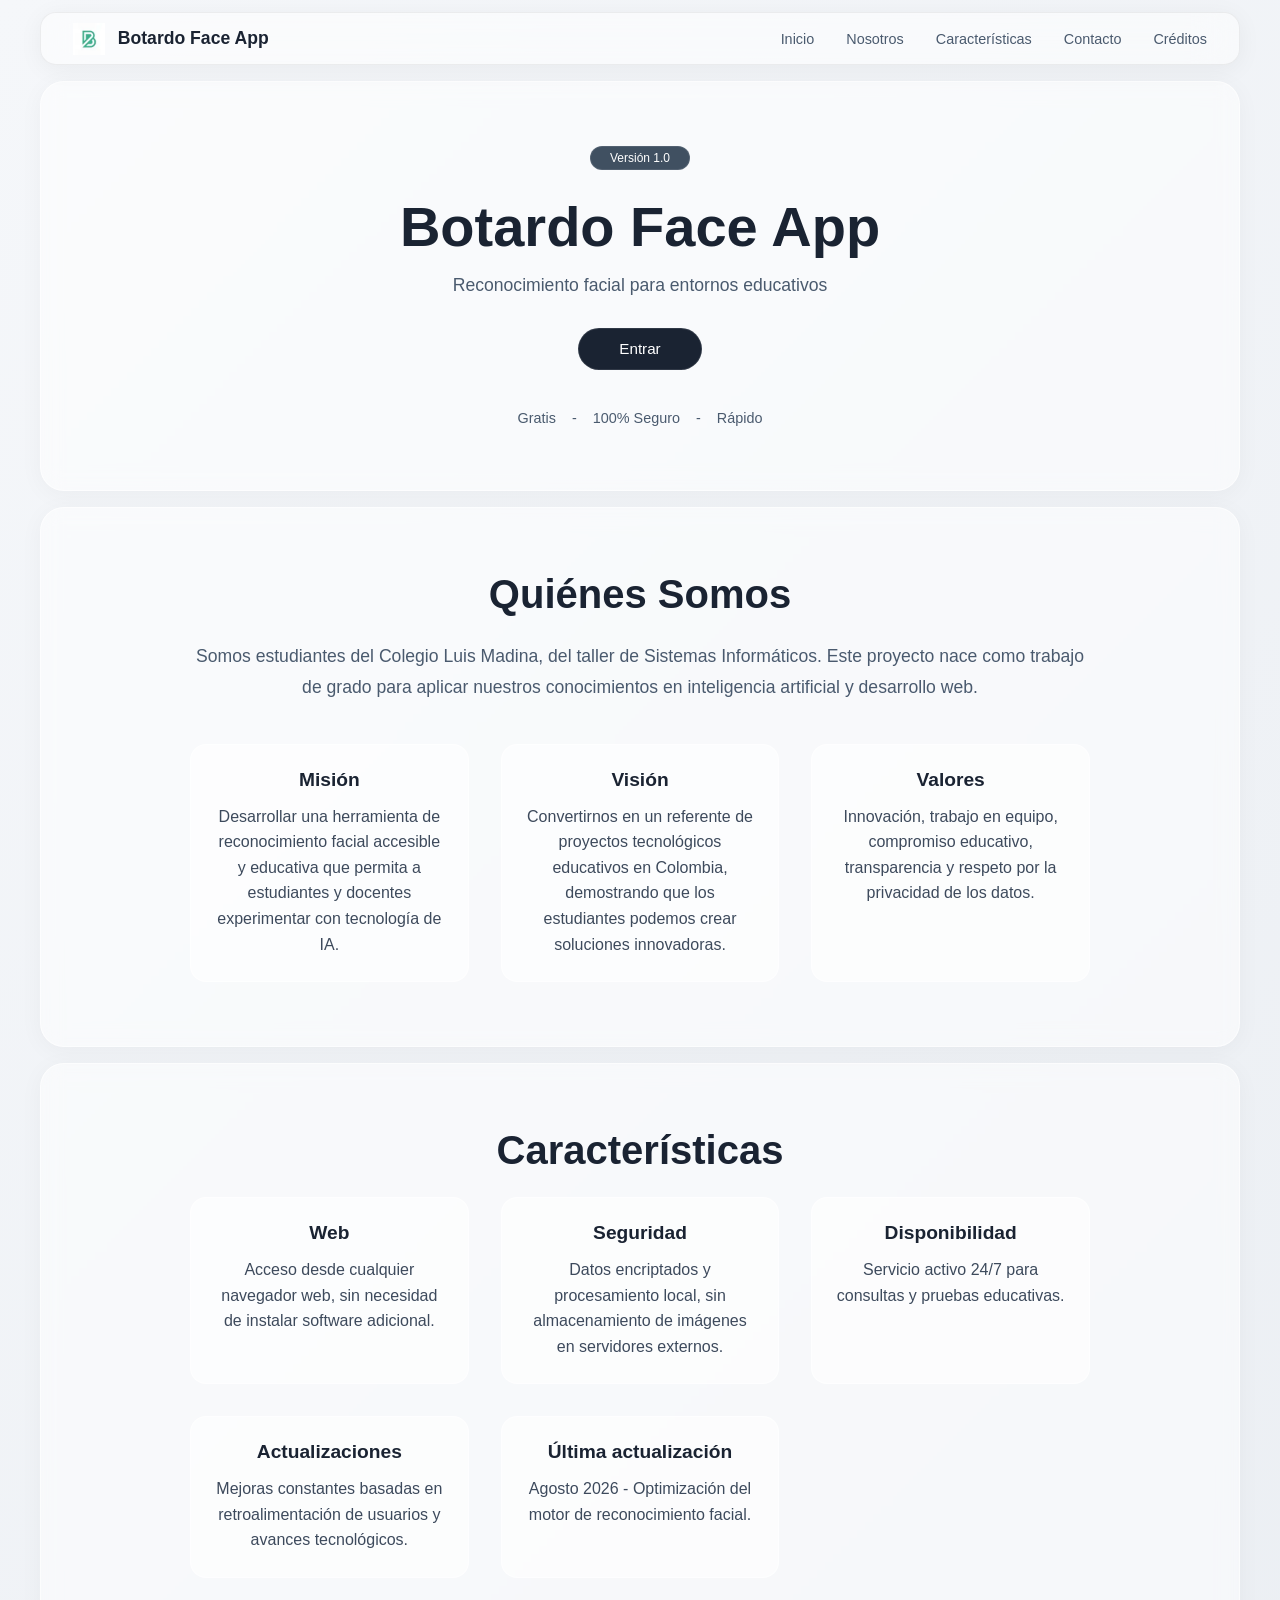
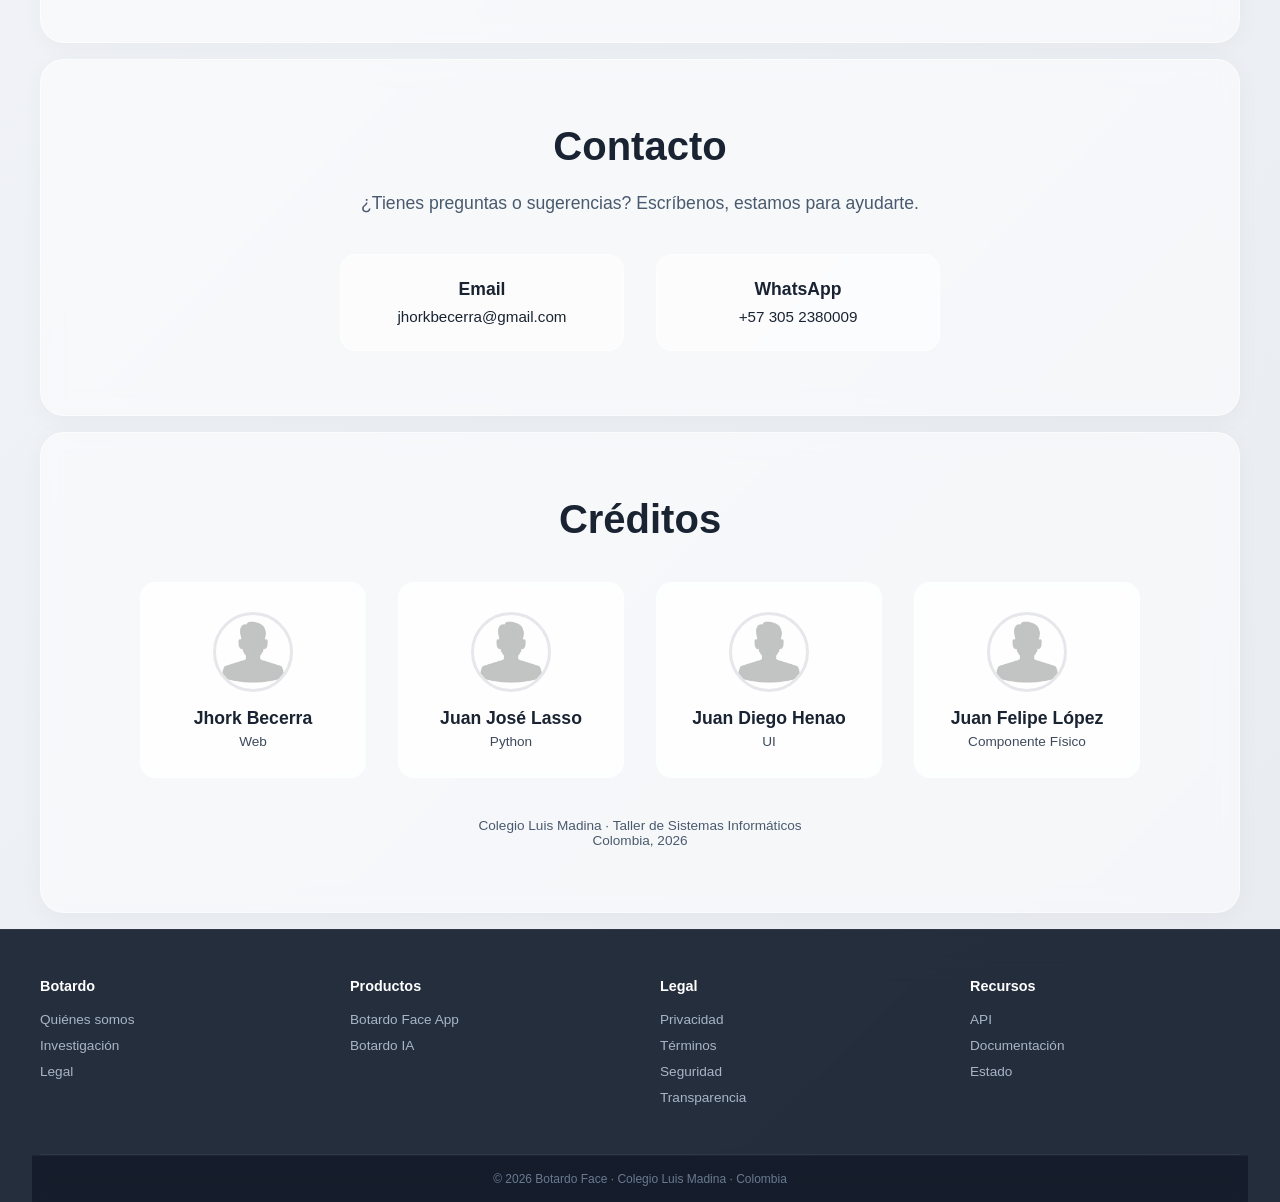
<file: index.html>
<!DOCTYPE html>
<html lang="es">
<head>
    <meta charset="UTF-8">
    <meta name="viewport" content="width=device-width, initial-scale=1.0">
    <title>Inicio</title>
    <link rel="stylesheet" href="css/style.css">
</head>
<body>
    <header class="header">
        <div class="header-content">
            <div class="logo">
                <img src="recourses/images/P/logo.webp" alt="Logo de Botardo Face App">
                <span>Botardo Face App</span>
            </div>
            <button class="menu-toggle" id="menuToggle">☰</button>
            <nav class="nav-menu" id="navMenu">
                <a href="#inicio">Inicio</a>
                <a href="#nosotros">Nosotros</a>
                <a href="#caracteristicas">Características</a>
                <a href="#contacto">Contacto</a>
                <a href="#creditos">Créditos</a>
            </nav>
        </div>
    </header>

    <main>
        <section id="inicio" class="hero-section">
            <div class="hero-content">
                <div class="badge">Versión 1.0</div>
                <h1>Botardo Face App</h1>
                <p class="subtitle">Reconocimiento facial para entornos educativos</p>
                <a href="html/login.html" class="btn primary">Entrar</a>
                <div class="hero-features">
                    <span>Gratis</span>
                    <span>-</span>
                    <span>100% Seguro</span>
                    <span>-</span>
                    <span>Rápido</span>
                </div>
            </div>
        </section>

        <section id="nosotros" class="about-section">
            <div class="about-content">
                <h2>Quiénes Somos</h2>
                <p>Somos estudiantes del Colegio Luis Madina, del taller de Sistemas Informáticos. Este proyecto nace como trabajo de grado para aplicar nuestros conocimientos en inteligencia artificial y desarrollo web.</p>
                <div class="about-grid">
                    <div class="about-item">
                        <h3>Misión</h3>
                        <p>Desarrollar una herramienta de reconocimiento facial accesible y educativa que permita a estudiantes y docentes experimentar con tecnología de IA.</p>
                    </div>
                    <div class="about-item">
                        <h3>Visión</h3>
                        <p>Convertirnos en un referente de proyectos tecnológicos educativos en Colombia, demostrando que los estudiantes podemos crear soluciones innovadoras.</p>
                    </div>
                    <div class="about-item">
                        <h3>Valores</h3>
                        <p>Innovación, trabajo en equipo, compromiso educativo, transparencia y respeto por la privacidad de los datos.</p>
                    </div>
                </div>
            </div>
        </section>

        <section id="caracteristicas" class="about-section">
            <div class="about-content">
                <h2>Características</h2>
                <div class="about-grid">
                    <div class="feature-item">
                        <h3>Web</h3>
                        <p>Acceso desde cualquier navegador web, sin necesidad de instalar software adicional.</p>
                    </div>
                    <div class="feature-item">
                        <h3>Seguridad</h3>
                        <p>Datos encriptados y procesamiento local, sin almacenamiento de imágenes en servidores externos.</p>
                    </div>
                    <div class="feature-item">
                        <h3>Disponibilidad</h3>
                        <p>Servicio activo 24/7 para consultas y pruebas educativas.</p>
                    </div>
                    <div class="feature-item">
                        <h3>Actualizaciones</h3>
                        <p>Mejoras constantes basadas en retroalimentación de usuarios y avances tecnológicos.</p>
                    </div>
                    <div class="feature-item">
                        <h3>Última actualización</h3>
                        <p>Agosto 2026 - Optimización del motor de reconocimiento facial.</p>
                    </div>
                </div>
            </div>
        </section>

        <section id="contacto" class="contact-section">
            <div class="contact-content">
                <h2>Contacto</h2>
                <p>¿Tienes preguntas o sugerencias? Escríbenos, estamos para ayudarte.</p>
                <div class="contact-grid">
                    <div class="contact-item">
                        <h3>Email</h3>
                        <a href="mailto:jhorkbecerra@gmail.com" class="contact-link">jhorkbecerra@gmail.com</a>
                    </div>
                    <div class="contact-item">
                        <h3>WhatsApp</h3>
                        <a href="https://wa.me/573052380009" target="_blank" class="contact-link">+57 305 2380009</a>
                    </div>
                </div>
            </div>
        </section>

        <section id="creditos" class="credits-section">
            <div class="credits-content">
                <h2>Créditos</h2>
                <div class="credits-grid">
                    <div class="credit-item">
                        <div class="credit-image">
                            <img src="recourses/images/S/notfound.webp" alt="Foto de Jhork Becerra - Desarrollador Web">
                        </div>
                        <h3>Jhork Becerra</h3>
                        <p>Web</p>
                    </div>
                    <div class="credit-item">
                        <div class="credit-image">
                            <img src="recourses/images/S/notfound.webp" alt="Foto de Juan José Lasso - Desarrollador Python">
                        </div>
                        <h3>Juan José Lasso</h3>
                        <p>Python</p>
                    </div>
                    <div class="credit-item">
                        <div class="credit-image">
                            <img src="recourses/images/S/notfound.webp" alt="Foto de Juan Diego Henao - Diseñador UI">
                        </div>
                        <h3>Juan Diego Henao</h3>
                        <p>UI</p>
                    </div>
                    <div class="credit-item">
                        <div class="credit-image">
                            <img src="recourses/images/S/notfound.webp" alt="Foto de Juan Felipe López - Componente Físico">
                        </div>
                        <h3>Juan Felipe López</h3>
                        <p>Componente Físico</p>
                    </div>
                </div>
                <div style="margin-top: 2.5rem; font-size: 0.85rem; color: #4a5a6e;">
                    <p>Colegio Luis Madina · Taller de Sistemas Informáticos</p>
                    <p>Colombia, 2026</p>
                </div>
            </div>
        </section>
    </main>

    <footer class="footer">
        <div class="footer-content">
            <div class="footer-section">
                <h4>Botardo</h4>
                <ul>
                    <li><a href="#nosotros">Quiénes somos</a></li>
                    <li><a href="#">Investigación</a></li>
                    <li><a href="#">Legal</a></li>
                </ul>
            </div>
            <div class="footer-section">
                <h4>Productos</h4>
                <ul>
                    <li><a href="#inicio">Botardo Face App</a></li>
                    <li><a target="_blank" href="https://botardoia.netlify.app/">Botardo IA</a></li>
                </ul>
            </div>
            <div class="footer-section">
                <h4>Legal</h4>
                <ul>
                    <li><a target="_blank" href="html/legal/privacidad.html">Privacidad</a></li>
                    <li><a target="_blank" href="html/legal/terminos.html">Términos</a></li>
                    <li><a target="_blank" href="html/legal/seguridad.html">Seguridad</a></li>
                    <li><a target="_blank" href="html/legal/transparencia.html">Transparencia</a></li>
                </ul>
            </div>
            <div class="footer-section">
                <h4>Recursos</h4>
                <ul>
                    <li><a href="#">API</a></li>
                    <li><a href="#">Documentación</a></li>
                    <li><a href="#">Estado</a></li>
                </ul>
            </div>
        </div>
        <div class="footer-bottom">
            <div class="footer-bottom-content">
                <div class="footer-info">
                    <span>© 2026 Botardo Face · Colegio Luis Madina · Colombia</span>
                </div>
            </div>
        </div>
    </footer>

    <script>
        const menuToggle = document.getElementById('menuToggle');
        const navMenu = document.getElementById('navMenu');

        menuToggle.addEventListener('click', () => {
            navMenu.classList.toggle('active');
        });

        // Cierra el menú al hacer clic en un enlace
        navMenu.querySelectorAll('a').forEach(link => {
            link.addEventListener('click', () => {
                navMenu.classList.remove('active');
            });
        });

        // Cierra el menú al hacer clic fuera de él
        document.addEventListener('click', (e) => {
            if (!menuToggle.contains(e.target) && !navMenu.contains(e.target)) {
                navMenu.classList.remove('active');
            }
        });
    </script>
</body>
</html>
</file>
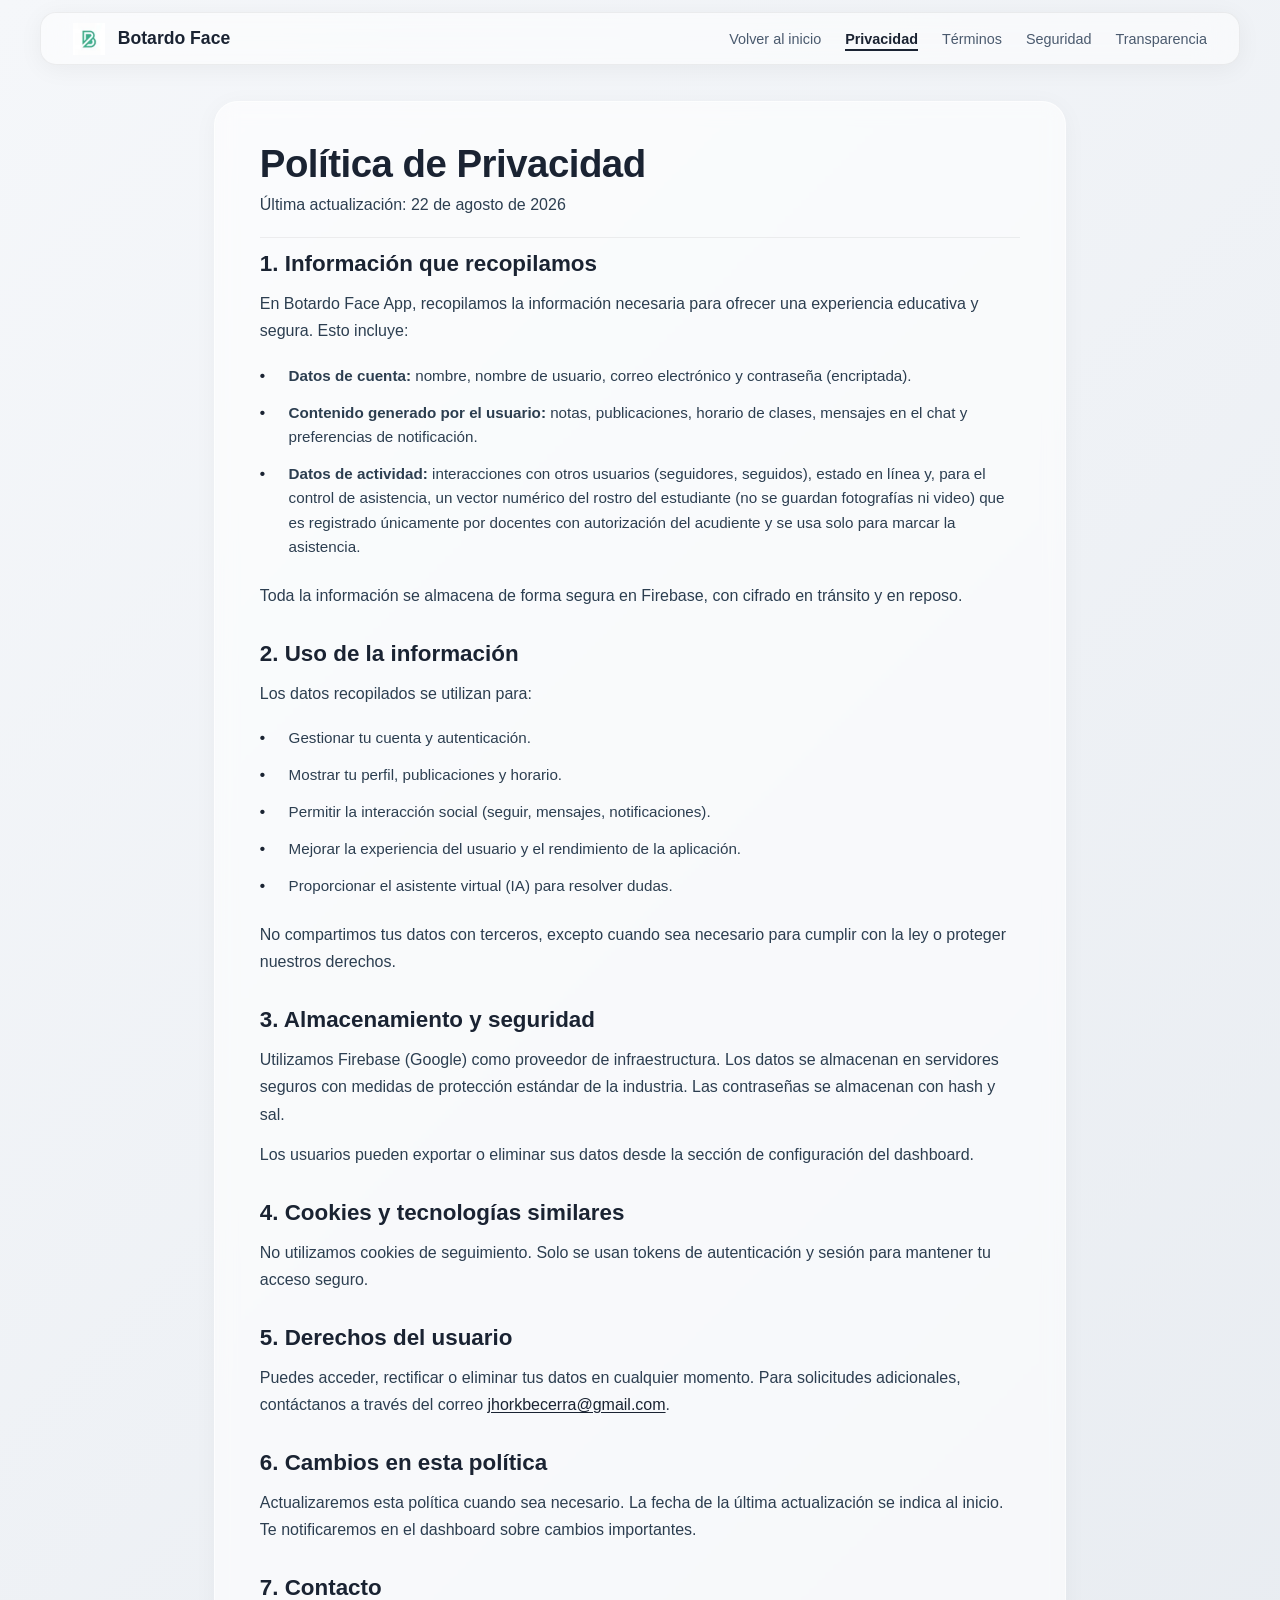
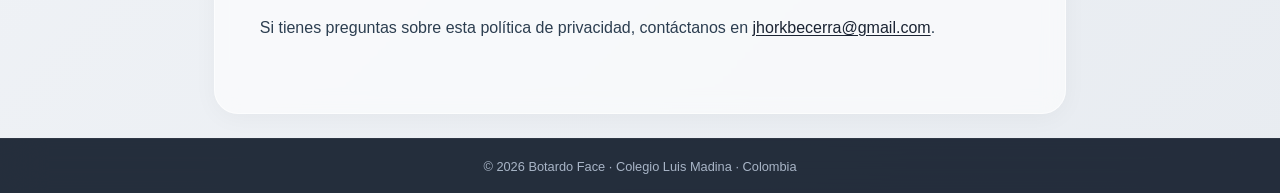
<file: html/legal/privacidad.html>
<!DOCTYPE html>
<html lang="es">
<head>
    <meta charset="UTF-8" />
    <meta name="viewport" content="width=device-width, initial-scale=1.0" />
    <title>Política de Privacidad · Botardo Face</title>
    <link rel="stylesheet" href="../../css/legal/general.css" />
</head>
<body>
    <header class="legal-header">
        <div class="legal-header-content">
            <a href="../../index.html" class="legal-logo">
                <img src="../../recourses/images/P/logo.webp" alt="Botardo Face" />
                <span>Botardo Face</span>
            </a>
            <nav class="legal-nav">
                <a href="../../index.html">Volver al inicio</a>
                <a href="privacidad.html" class="active">Privacidad</a>
                <a href="terminos.html">Términos</a>
                <a href="seguridad.html">Seguridad</a>
                <a href="transparencia.html">Transparencia</a>
            </nav>
        </div>
    </header>

    <main class="legal-main">
        <article class="legal-article">
            <h1>Política de Privacidad</h1>
            <p class="legal-updated">Última actualización: 22 de agosto de 2026</p>

            <section>
                <h2>1. Información que recopilamos</h2>
                <p>En Botardo Face App, recopilamos la información necesaria para ofrecer una experiencia educativa y segura. Esto incluye:</p>
                <ul>
                    <li><strong>Datos de cuenta:</strong> nombre, nombre de usuario, correo electrónico y contraseña (encriptada).</li>
                    <li><strong>Contenido generado por el usuario:</strong> notas, publicaciones, horario de clases, mensajes en el chat y preferencias de notificación.</li>
                    <li><strong>Datos de actividad:</strong> interacciones con otros usuarios (seguidores, seguidos), estado en línea y, para el control de asistencia, un vector numérico del rostro del estudiante (no se guardan fotografías ni video) que es registrado únicamente por docentes con autorización del acudiente y se usa solo para marcar la asistencia.</li>
                </ul>
                <p>Toda la información se almacena de forma segura en Firebase, con cifrado en tránsito y en reposo.</p>
            </section>

            <section>
                <h2>2. Uso de la información</h2>
                <p>Los datos recopilados se utilizan para:</p>
                <ul>
                    <li>Gestionar tu cuenta y autenticación.</li>
                    <li>Mostrar tu perfil, publicaciones y horario.</li>
                    <li>Permitir la interacción social (seguir, mensajes, notificaciones).</li>
                    <li>Mejorar la experiencia del usuario y el rendimiento de la aplicación.</li>
                    <li>Proporcionar el asistente virtual (IA) para resolver dudas.</li>
                </ul>
                <p>No compartimos tus datos con terceros, excepto cuando sea necesario para cumplir con la ley o proteger nuestros derechos.</p>
            </section>

            <section>
                <h2>3. Almacenamiento y seguridad</h2>
                <p>Utilizamos Firebase (Google) como proveedor de infraestructura. Los datos se almacenan en servidores seguros con medidas de protección estándar de la industria. Las contraseñas se almacenan con hash y sal.</p>
                <p>Los usuarios pueden exportar o eliminar sus datos desde la sección de configuración del dashboard.</p>
            </section>

            <section>
                <h2>4. Cookies y tecnologías similares</h2>
                <p>No utilizamos cookies de seguimiento. Solo se usan tokens de autenticación y sesión para mantener tu acceso seguro.</p>
            </section>

            <section>
                <h2>5. Derechos del usuario</h2>
                <p>Puedes acceder, rectificar o eliminar tus datos en cualquier momento. Para solicitudes adicionales, contáctanos a través del correo <a href="mailto:jhorkbecerra@gmail.com">jhorkbecerra@gmail.com</a>.</p>
            </section>

            <section>
                <h2>6. Cambios en esta política</h2>
                <p>Actualizaremos esta política cuando sea necesario. La fecha de la última actualización se indica al inicio. Te notificaremos en el dashboard sobre cambios importantes.</p>
            </section>

            <section>
                <h2>7. Contacto</h2>
                <p>Si tienes preguntas sobre esta política de privacidad, contáctanos en <a href="mailto:jhorkbecerra@gmail.com">jhorkbecerra@gmail.com</a>.</p>
            </section>
        </article>
    </main>

    <footer class="legal-footer">
        <p>&copy; 2026 Botardo Face · Colegio Luis Madina · Colombia</p>
    </footer>
</body>
</html>
</file>
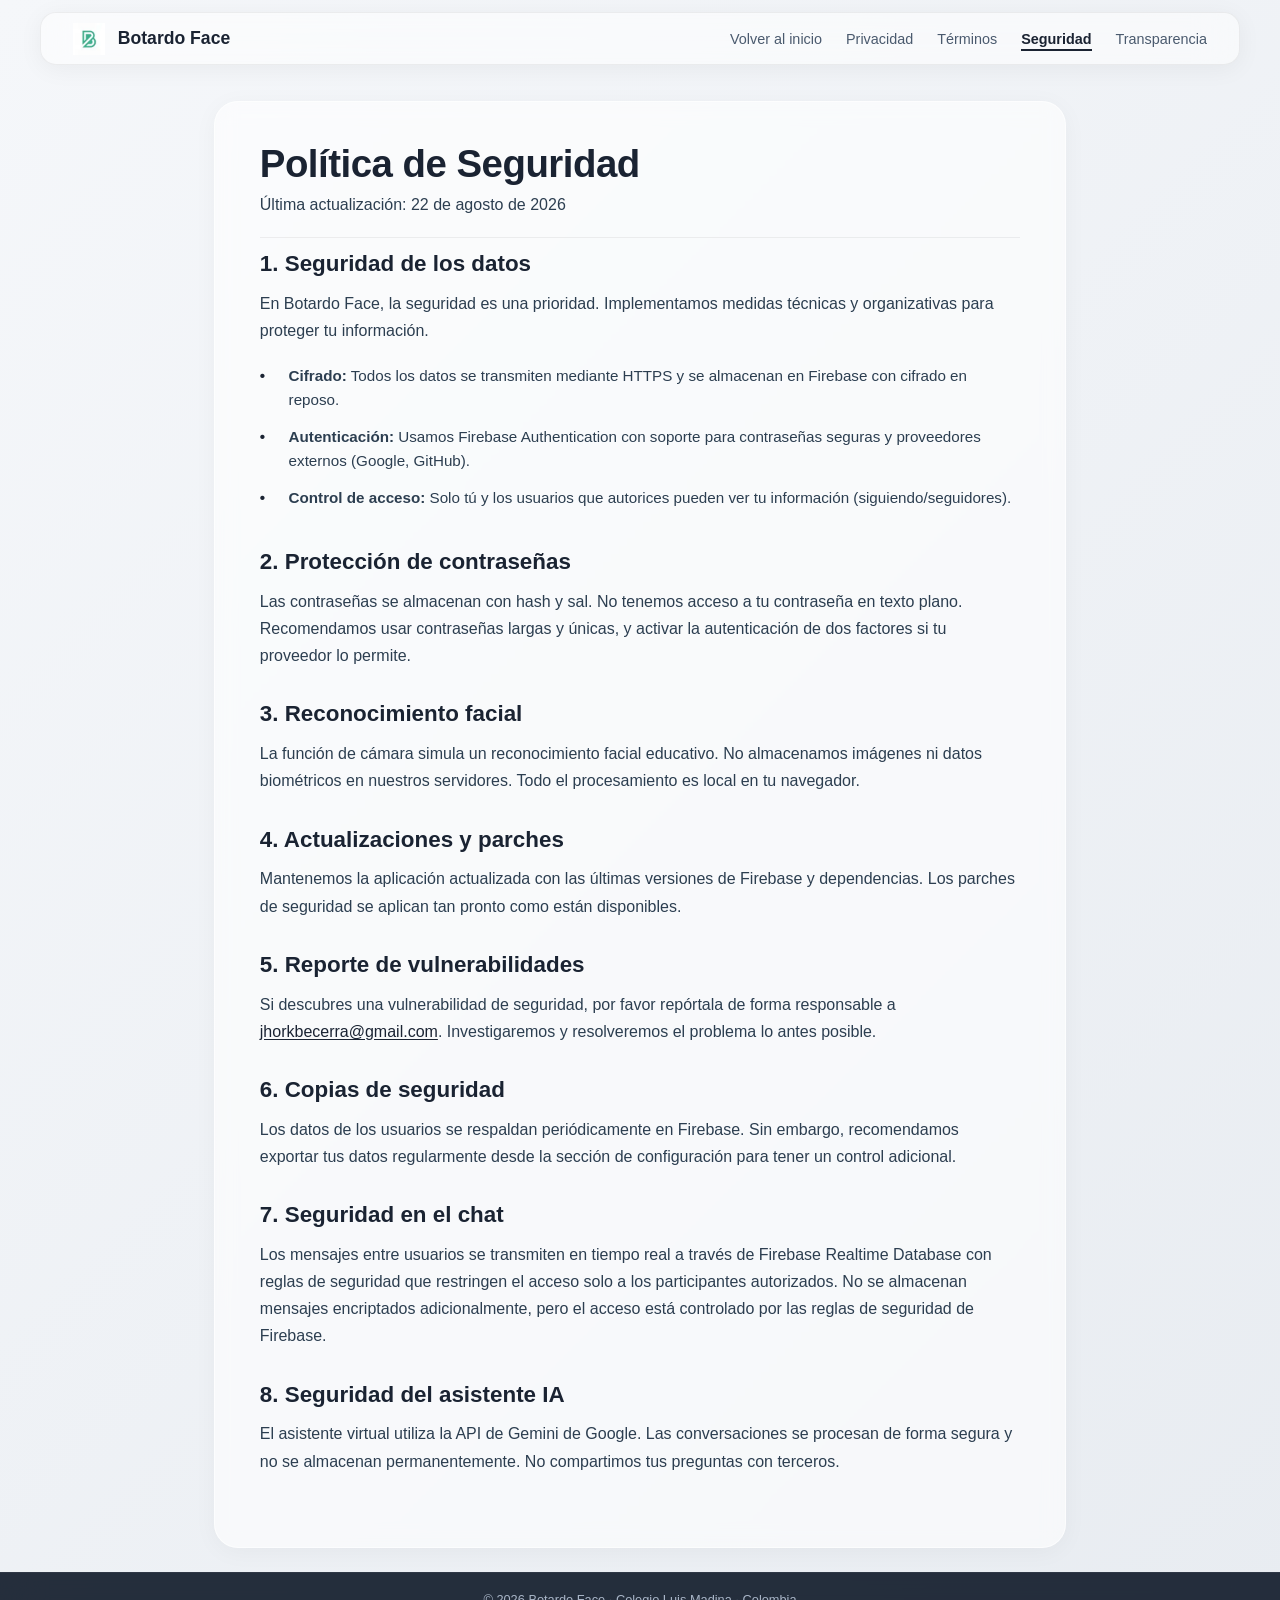
<file: html/legal/seguridad.html>
<!DOCTYPE html>
<html lang="es">
<head>
    <meta charset="UTF-8" />
    <meta name="viewport" content="width=device-width, initial-scale=1.0" />
    <title>Política de Seguridad · Botardo Face</title>
    <link rel="stylesheet" href="../../css/legal/general.css" />
</head>
<body>
    <header class="legal-header">
        <div class="legal-header-content">
            <a href="../../index.html" class="legal-logo">
                <img src="../../recourses/images/P/logo.webp" alt="Botardo Face" />
                <span>Botardo Face</span>
            </a>
            <nav class="legal-nav">
                <a href="../../index.html">Volver al inicio</a>
                <a href="privacidad.html">Privacidad</a>
                <a href="terminos.html">Términos</a>
                <a href="seguridad.html" class="active">Seguridad</a>
                <a href="transparencia.html">Transparencia</a>
            </nav>
        </div>
    </header>

    <main class="legal-main">
        <article class="legal-article">
            <h1>Política de Seguridad</h1>
            <p class="legal-updated">Última actualización: 22 de agosto de 2026</p>

            <section>
                <h2>1. Seguridad de los datos</h2>
                <p>En Botardo Face, la seguridad es una prioridad. Implementamos medidas técnicas y organizativas para proteger tu información.</p>
                <ul>
                    <li><strong>Cifrado:</strong> Todos los datos se transmiten mediante HTTPS y se almacenan en Firebase con cifrado en reposo.</li>
                    <li><strong>Autenticación:</strong> Usamos Firebase Authentication con soporte para contraseñas seguras y proveedores externos (Google, GitHub).</li>
                    <li><strong>Control de acceso:</strong> Solo tú y los usuarios que autorices pueden ver tu información (siguiendo/seguidores).</li>
                </ul>
            </section>

            <section>
                <h2>2. Protección de contraseñas</h2>
                <p>Las contraseñas se almacenan con hash y sal. No tenemos acceso a tu contraseña en texto plano. Recomendamos usar contraseñas largas y únicas, y activar la autenticación de dos factores si tu proveedor lo permite.</p>
            </section>

            <section>
                <h2>3. Reconocimiento facial</h2>
                <p>La función de cámara simula un reconocimiento facial educativo. No almacenamos imágenes ni datos biométricos en nuestros servidores. Todo el procesamiento es local en tu navegador.</p>
            </section>

            <section>
                <h2>4. Actualizaciones y parches</h2>
                <p>Mantenemos la aplicación actualizada con las últimas versiones de Firebase y dependencias. Los parches de seguridad se aplican tan pronto como están disponibles.</p>
            </section>

            <section>
                <h2>5. Reporte de vulnerabilidades</h2>
                <p>Si descubres una vulnerabilidad de seguridad, por favor repórtala de forma responsable a <a href="mailto:jhorkbecerra@gmail.com">jhorkbecerra@gmail.com</a>. Investigaremos y resolveremos el problema lo antes posible.</p>
            </section>

            <section>
                <h2>6. Copias de seguridad</h2>
                <p>Los datos de los usuarios se respaldan periódicamente en Firebase. Sin embargo, recomendamos exportar tus datos regularmente desde la sección de configuración para tener un control adicional.</p>
            </section>

            <section>
                <h2>7. Seguridad en el chat</h2>
                <p>Los mensajes entre usuarios se transmiten en tiempo real a través de Firebase Realtime Database con reglas de seguridad que restringen el acceso solo a los participantes autorizados. No se almacenan mensajes encriptados adicionalmente, pero el acceso está controlado por las reglas de seguridad de Firebase.</p>
            </section>

            <section>
                <h2>8. Seguridad del asistente IA</h2>
                <p>El asistente virtual utiliza la API de Gemini de Google. Las conversaciones se procesan de forma segura y no se almacenan permanentemente. No compartimos tus preguntas con terceros.</p>
            </section>
        </article>
    </main>

    <footer class="legal-footer">
        <p>&copy; 2026 Botardo Face · Colegio Luis Madina · Colombia</p>
    </footer>
</body>
</html>
</file>
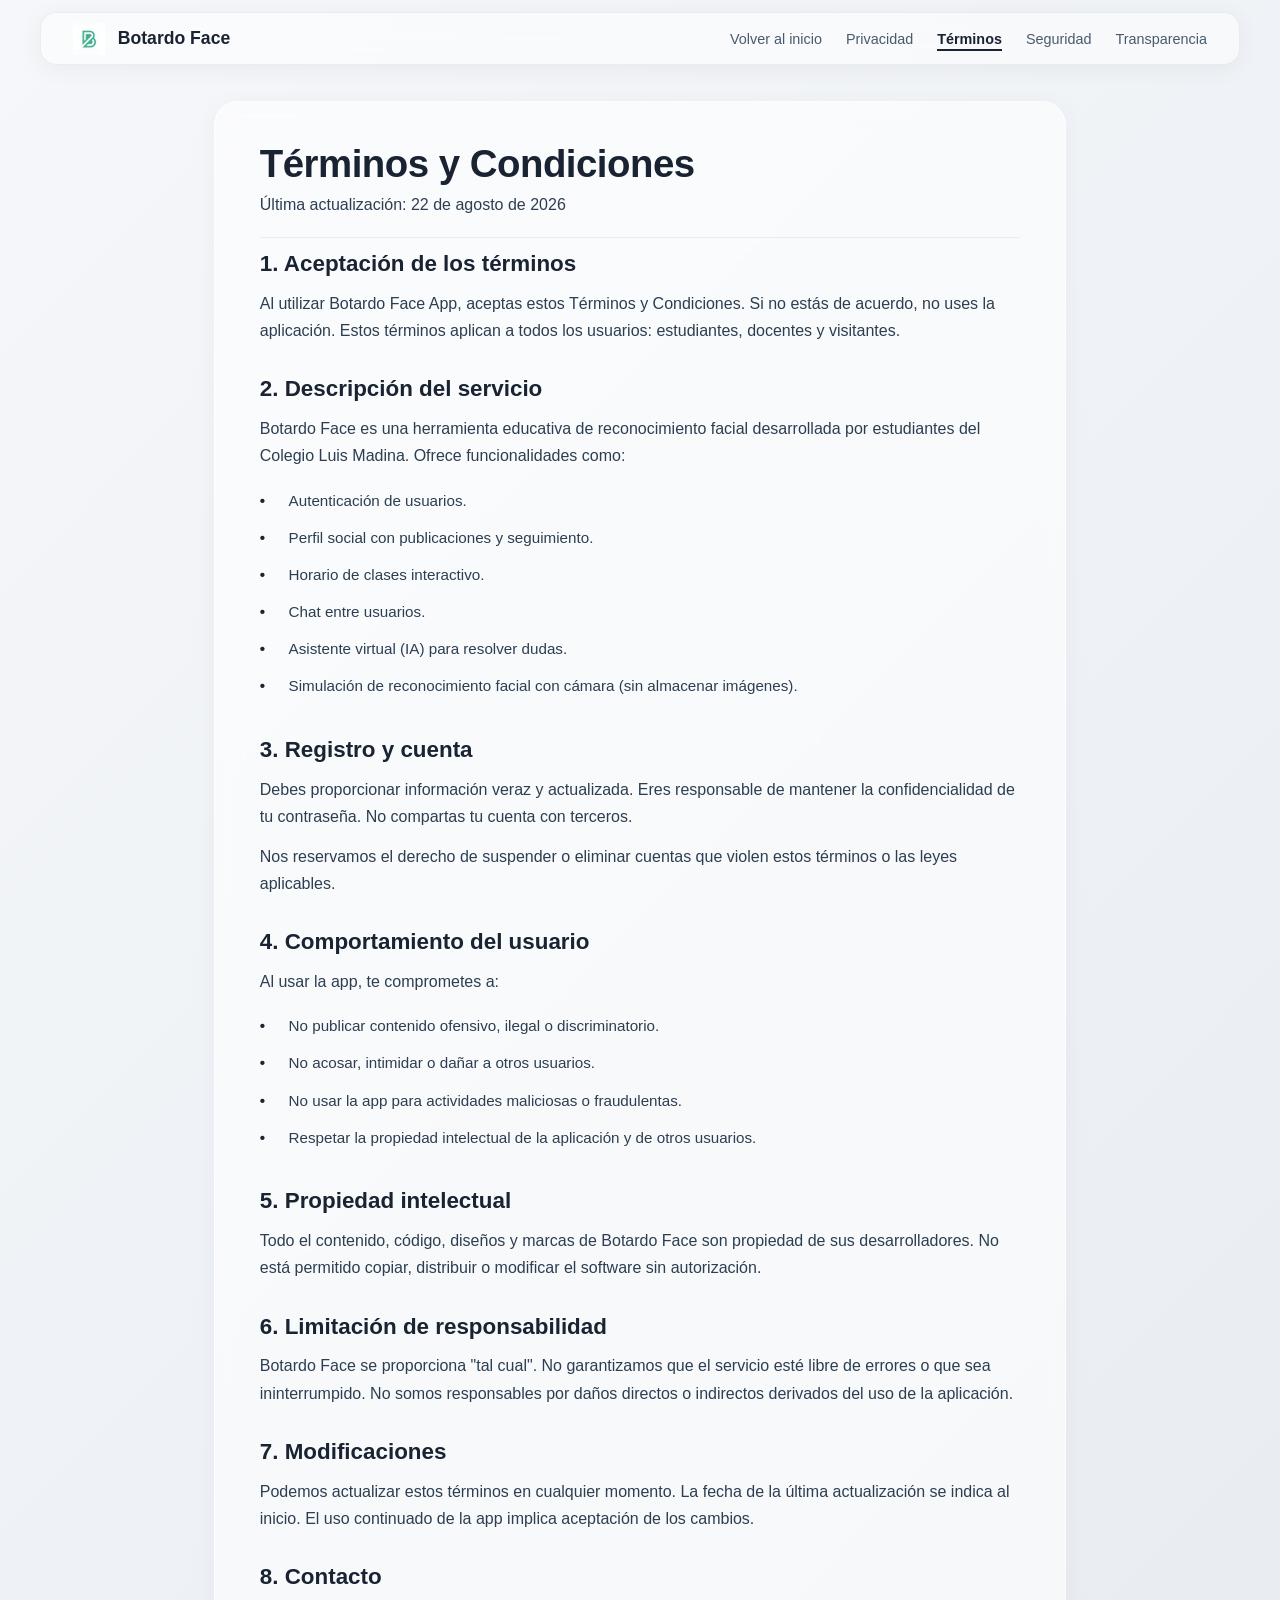
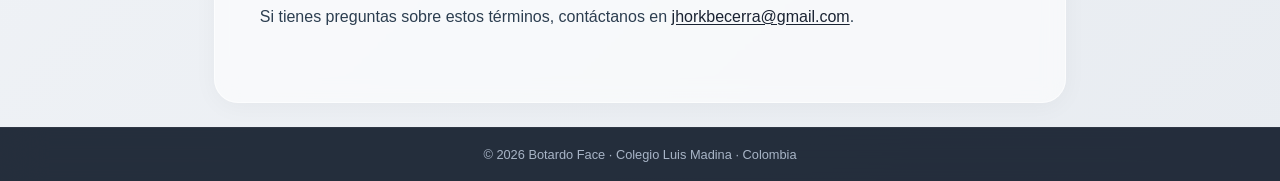
<file: html/legal/terminos.html>
<!DOCTYPE html>
<html lang="es">
<head>
    <meta charset="UTF-8" />
    <meta name="viewport" content="width=device-width, initial-scale=1.0" />
    <title>Términos y Condiciones · Botardo Face</title>
    <link rel="stylesheet" href="../../css/legal/general.css" />
</head>
<body>
    <header class="legal-header">
        <div class="legal-header-content">
            <a href="../../index.html" class="legal-logo">
                <img src="../../recourses/images/P/logo.webp" alt="Botardo Face" />
                <span>Botardo Face</span>
            </a>
            <nav class="legal-nav">
                <a href="../../index.html">Volver al inicio</a>
                <a href="privacidad.html">Privacidad</a>
                <a href="terminos.html" class="active">Términos</a>
                <a href="seguridad.html">Seguridad</a>
                <a href="transparencia.html">Transparencia</a>
            </nav>
        </div>
    </header>

    <main class="legal-main">
        <article class="legal-article">
            <h1>Términos y Condiciones</h1>
            <p class="legal-updated">Última actualización: 22 de agosto de 2026</p>

            <section>
                <h2>1. Aceptación de los términos</h2>
                <p>Al utilizar Botardo Face App, aceptas estos Términos y Condiciones. Si no estás de acuerdo, no uses la aplicación. Estos términos aplican a todos los usuarios: estudiantes, docentes y visitantes.</p>
            </section>

            <section>
                <h2>2. Descripción del servicio</h2>
                <p>Botardo Face es una herramienta educativa de reconocimiento facial desarrollada por estudiantes del Colegio Luis Madina. Ofrece funcionalidades como:</p>
                <ul>
                    <li>Autenticación de usuarios.</li>
                    <li>Perfil social con publicaciones y seguimiento.</li>
                    <li>Horario de clases interactivo.</li>
                    <li>Chat entre usuarios.</li>
                    <li>Asistente virtual (IA) para resolver dudas.</li>
                    <li>Simulación de reconocimiento facial con cámara (sin almacenar imágenes).</li>
                </ul>
            </section>

            <section>
                <h2>3. Registro y cuenta</h2>
                <p>Debes proporcionar información veraz y actualizada. Eres responsable de mantener la confidencialidad de tu contraseña. No compartas tu cuenta con terceros.</p>
                <p>Nos reservamos el derecho de suspender o eliminar cuentas que violen estos términos o las leyes aplicables.</p>
            </section>

            <section>
                <h2>4. Comportamiento del usuario</h2>
                <p>Al usar la app, te comprometes a:</p>
                <ul>
                    <li>No publicar contenido ofensivo, ilegal o discriminatorio.</li>
                    <li>No acosar, intimidar o dañar a otros usuarios.</li>
                    <li>No usar la app para actividades maliciosas o fraudulentas.</li>
                    <li>Respetar la propiedad intelectual de la aplicación y de otros usuarios.</li>
                </ul>
            </section>

            <section>
                <h2>5. Propiedad intelectual</h2>
                <p>Todo el contenido, código, diseños y marcas de Botardo Face son propiedad de sus desarrolladores. No está permitido copiar, distribuir o modificar el software sin autorización.</p>
            </section>

            <section>
                <h2>6. Limitación de responsabilidad</h2>
                <p>Botardo Face se proporciona "tal cual". No garantizamos que el servicio esté libre de errores o que sea ininterrumpido. No somos responsables por daños directos o indirectos derivados del uso de la aplicación.</p>
            </section>

            <section>
                <h2>7. Modificaciones</h2>
                <p>Podemos actualizar estos términos en cualquier momento. La fecha de la última actualización se indica al inicio. El uso continuado de la app implica aceptación de los cambios.</p>
            </section>

            <section>
                <h2>8. Contacto</h2>
                <p>Si tienes preguntas sobre estos términos, contáctanos en <a href="mailto:jhorkbecerra@gmail.com">jhorkbecerra@gmail.com</a>.</p>
            </section>
        </article>
    </main>

    <footer class="legal-footer">
        <p>&copy; 2026 Botardo Face · Colegio Luis Madina · Colombia</p>
    </footer>
</body>
</html>
</file>
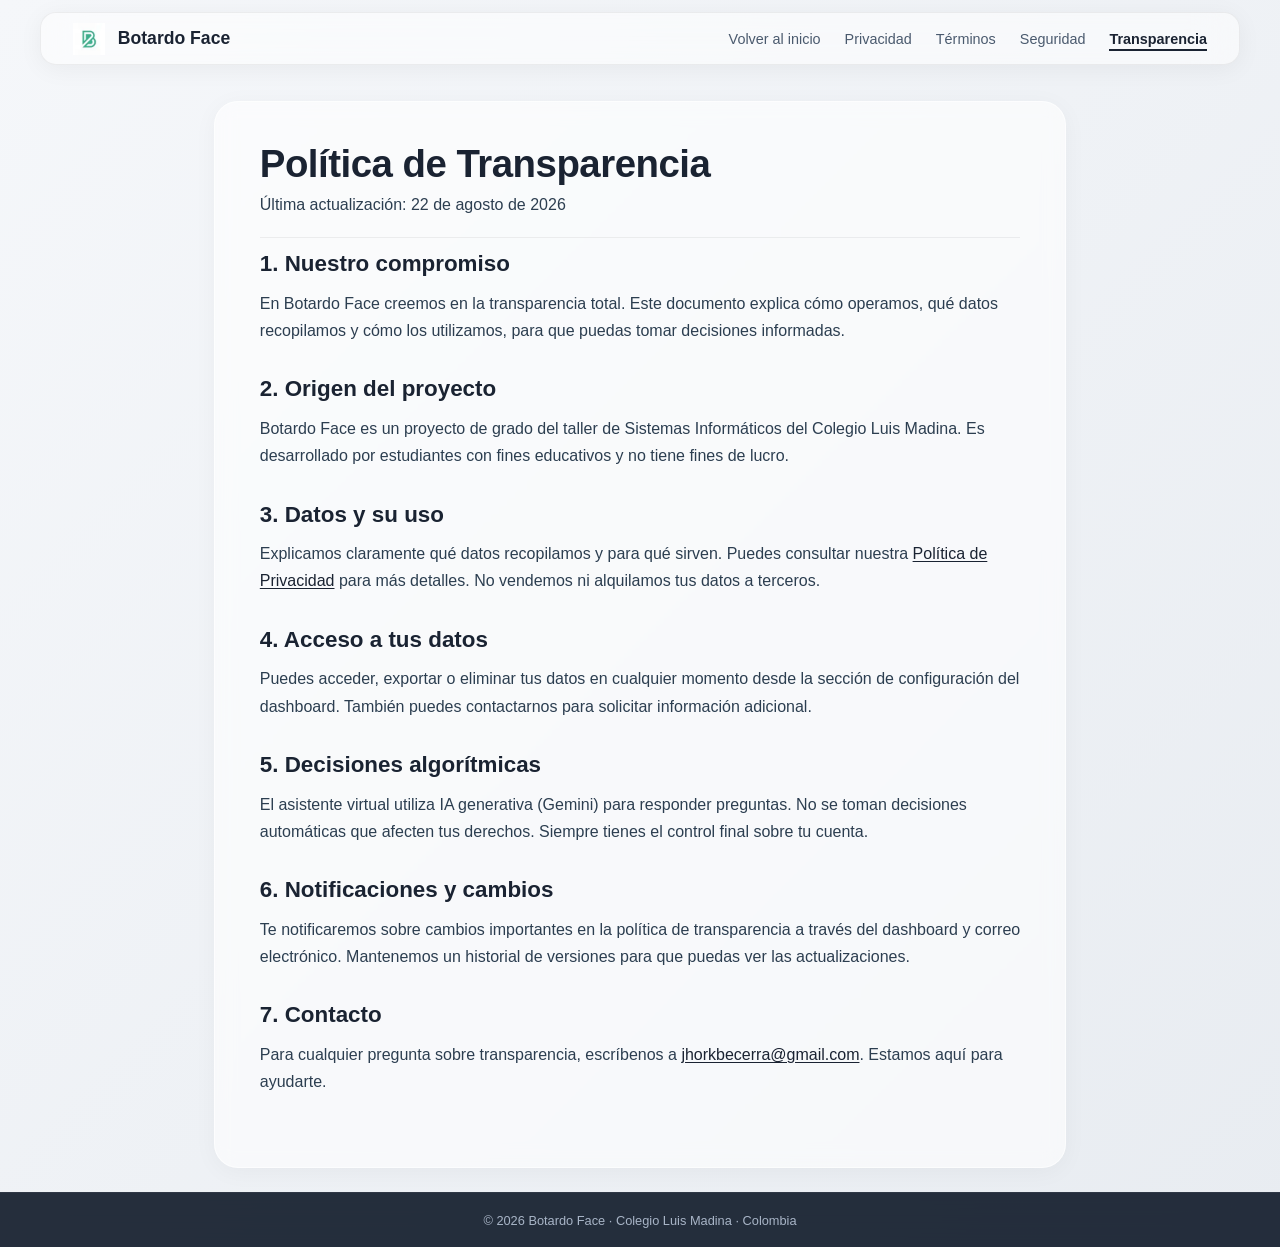
<file: html/legal/transparencia.html>
<!DOCTYPE html>
<html lang="es">
<head>
    <meta charset="UTF-8" />
    <meta name="viewport" content="width=device-width, initial-scale=1.0" />
    <title>Transparencia · Botardo Face</title>
    <link rel="stylesheet" href="../../css/legal/general.css" />
</head>
<body>
    <header class="legal-header">
        <div class="legal-header-content">
            <a href="../../index.html" class="legal-logo">
                <img src="../../recourses/images/P/logo.webp" alt="Botardo Face" />
                <span>Botardo Face</span>
            </a>
            <nav class="legal-nav">
                <a href="../../index.html">Volver al inicio</a>
                <a href="privacidad.html">Privacidad</a>
                <a href="terminos.html">Términos</a>
                <a href="seguridad.html">Seguridad</a>
                <a href="transparencia.html" class="active">Transparencia</a>
            </nav>
        </div>
    </header>

    <main class="legal-main">
        <article class="legal-article">
            <h1>Política de Transparencia</h1>
            <p class="legal-updated">Última actualización: 22 de agosto de 2026</p>

            <section>
                <h2>1. Nuestro compromiso</h2>
                <p>En Botardo Face creemos en la transparencia total. Este documento explica cómo operamos, qué datos recopilamos y cómo los utilizamos, para que puedas tomar decisiones informadas.</p>
            </section>

            <section>
                <h2>2. Origen del proyecto</h2>
                <p>Botardo Face es un proyecto de grado del taller de Sistemas Informáticos del Colegio Luis Madina. Es desarrollado por estudiantes con fines educativos y no tiene fines de lucro.</p>
            </section>

            <section>
                <h2>3. Datos y su uso</h2>
                <p>Explicamos claramente qué datos recopilamos y para qué sirven. Puedes consultar nuestra <a href="privacidad.html">Política de Privacidad</a> para más detalles. No vendemos ni alquilamos tus datos a terceros.</p>
            </section>

            <section>
                <h2>4. Acceso a tus datos</h2>
                <p>Puedes acceder, exportar o eliminar tus datos en cualquier momento desde la sección de configuración del dashboard. También puedes contactarnos para solicitar información adicional.</p>
            </section>

            <section>
                <h2>5. Decisiones algorítmicas</h2>
                <p>El asistente virtual utiliza IA generativa (Gemini) para responder preguntas. No se toman decisiones automáticas que afecten tus derechos. Siempre tienes el control final sobre tu cuenta.</p>
            </section>

            <section>
                <h2>6. Notificaciones y cambios</h2>
                <p>Te notificaremos sobre cambios importantes en la política de transparencia a través del dashboard y correo electrónico. Mantenemos un historial de versiones para que puedas ver las actualizaciones.</p>
            </section>

            <section>
                <h2>7. Contacto</h2>
                <p>Para cualquier pregunta sobre transparencia, escríbenos a <a href="mailto:jhorkbecerra@gmail.com">jhorkbecerra@gmail.com</a>. Estamos aquí para ayudarte.</p>
            </section>
        </article>
    </main>

    <footer class="legal-footer">
        <p>&copy; 2026 Botardo Face · Colegio Luis Madina · Colombia</p>
    </footer>
</body>
</html>
</file>
<file: css/style.css>
* {
    margin: 0;
    padding: 0;
    box-sizing: border-box;
}

html {
    scroll-behavior: smooth;
    scroll-padding-top: 80px;
}

body {
    font-family: Arial, Helvetica, sans-serif;
    background: linear-gradient(135deg, #f5f7fa 0%, #e8ecf1 100%);
    color: #1a2332;
    min-height: 100vh;
}

.header {
    background: rgba(255, 255, 255, 0.5);
    backdrop-filter: blur(20px);
    -webkit-backdrop-filter: blur(20px);
    border: 1px solid rgba(0, 0, 0, 0.06);
    padding: 0.6rem 2rem;
    position: sticky;
    top: 12px;
    z-index: 100;
    box-shadow: 0 4px 24px rgba(0, 0, 0, 0.05);
    border-radius: 16px;
    margin: 12px auto;
    max-width: 1200px;
    width: 94%;
}

.header-content {
    max-width: 1200px;
    margin: 0 auto;
    display: flex;
    justify-content: space-between;
    align-items: center;
    position: relative;
}

.logo {
    display: flex;
    align-items: center;
    gap: 0.8rem;
}

.logo img {
    width: 32px;
    height: 32px;
    object-fit: contain;
}

.logo span {
    font-size: 1.1rem;
    font-weight: 600;
    color: #1a2332;
}

.menu-toggle {
    display: none;
    background: none;
    border: none;
    font-size: 1.8rem;
    cursor: pointer;
    color: #1a2332;
    padding: 0.2rem 0.5rem;
}

.nav-menu {
    display: flex;
    gap: 2rem;
}

.nav-menu a {
    color: #4a5a6e;
    text-decoration: none;
    font-size: 0.9rem;
    transition: color 0.3s ease;
    position: relative;
}

.nav-menu a::after {
    content: '';
    position: absolute;
    bottom: -4px;
    left: 0;
    width: 0;
    height: 2px;
    background: #1a2332;
    transition: width 0.3s ease;
}

.nav-menu a:hover {
    color: #1a2332;
}

.nav-menu a:hover::after {
    width: 100%;
}

.hero-section {
    background: rgba(255, 255, 255, 0.5);
    backdrop-filter: blur(10px);
    -webkit-backdrop-filter: blur(10px);
    padding: 4rem 2rem;
    text-align: center;
    margin: 1rem auto;
    max-width: 1200px;
    border-radius: 24px;
    border: 1px solid rgba(255, 255, 255, 0.6);
    box-shadow: 0 4px 24px rgba(0, 0, 0, 0.04);
}

.hero-content {
    max-width: 900px;
    margin: 0 auto;
}

.badge {
    display: inline-block;
    background: rgba(44, 62, 80, 0.9);
    color: #ffffff;
    padding: 0.25rem 1.2rem;
    border-radius: 20px;
    font-size: 0.75rem;
    font-weight: 500;
    margin-bottom: 1.5rem;
    border: 1px solid rgba(255, 255, 255, 0.1);
}

.hero-content h1 {
    font-size: 3.5rem;
    font-weight: 700;
    color: #1a2332;
    margin-bottom: 1rem;
}

.subtitle {
    font-size: 1.1rem;
    color: #4a5a6e;
    margin-bottom: 2rem;
}

.btn.primary {
    padding: 0.7rem 2.5rem;
    border-radius: 30px;
    font-size: 0.95rem;
    font-weight: 500;
    text-decoration: none;
    display: inline-block;
    background: #1a2332;
    color: #ffffff;
    transition: all 0.3s ease;
    border: 1px solid rgba(255, 255, 255, 0.1);
}

.btn.primary:hover {
    background: #2c3e50;
    transform: translateY(-2px);
    box-shadow: 0 4px 16px rgba(26, 35, 50, 0.25);
}

.hero-features {
    display: flex;
    gap: 1rem;
    justify-content: center;
    flex-wrap: wrap;
    font-size: 0.9rem;
    color: #4a5a6e;
    margin-top: 2.5rem;
}

.about-section {
    padding: 4rem 2rem;
    max-width: 1200px;
    margin: 1rem auto;
    background: rgba(255, 255, 255, 0.5);
    backdrop-filter: blur(10px);
    -webkit-backdrop-filter: blur(10px);
    border-radius: 24px;
    border: 1px solid rgba(255, 255, 255, 0.6);
    box-shadow: 0 4px 24px rgba(0, 0, 0, 0.04);
}

.about-content {
    max-width: 900px;
    margin: 0 auto;
    text-align: center;
}

.about-content h2 {
    font-size: 2.5rem;
    margin-bottom: 1.5rem;
    color: #1a2332;
}

.about-content > p {
    font-size: 1.1rem;
    color: #4a5a6e;
    margin-bottom: 2.5rem;
    line-height: 1.8;
}

.about-grid {
    display: grid;
    grid-template-columns: repeat(3, 1fr);
    gap: 2rem;
    max-width: 900px;
    margin: 0 auto;
}

.about-item {
    padding: 1.5rem;
    background: rgba(255, 255, 255, 0.6);
    border-radius: 16px;
    transition: all 0.3s ease;
    border: 1px solid rgba(255, 255, 255, 0.6);
}

.about-item:hover {
    transform: scale(1.04);
    box-shadow: 0 8px 24px rgba(0, 0, 0, 0.06);
}

.about-item h3 {
    font-size: 1.2rem;
    color: #1a2332;
    margin-bottom: 0.8rem;
}

.about-item p {
    color: #3d4a5c;
    line-height: 1.6;
}

.feature-item {
    padding: 1.5rem;
    background: rgba(255, 255, 255, 0.6);
    border-radius: 16px;
    transition: all 0.3s ease;
    border: 1px solid rgba(255, 255, 255, 0.6);
}

.feature-item:hover {
    transform: scale(1.04);
    box-shadow: 0 8px 24px rgba(0, 0, 0, 0.06);
}

.feature-item h3 {
    font-size: 1.2rem;
    color: #1a2332;
    margin-bottom: 0.8rem;
}

.feature-item p {
    color: #3d4a5c;
    line-height: 1.6;
}

.contact-section {
    padding: 4rem 2rem;
    max-width: 1200px;
    margin: 1rem auto;
    background: rgba(255, 255, 255, 0.5);
    backdrop-filter: blur(10px);
    -webkit-backdrop-filter: blur(10px);
    border-radius: 24px;
    border: 1px solid rgba(255, 255, 255, 0.6);
    box-shadow: 0 4px 24px rgba(0, 0, 0, 0.04);
}

.contact-content {
    max-width: 900px;
    margin: 0 auto;
    text-align: center;
}

.contact-content h2 {
    font-size: 2.5rem;
    margin-bottom: 1.5rem;
    color: #1a2332;
}

.contact-content > p {
    font-size: 1.1rem;
    color: #4a5a6e;
    margin-bottom: 2.5rem;
}

.contact-grid {
    display: grid;
    grid-template-columns: repeat(2, 1fr);
    gap: 2rem;
    max-width: 600px;
    margin: 0 auto;
}

.contact-item {
    padding: 1.5rem;
    background: rgba(255, 255, 255, 0.6);
    border-radius: 16px;
    border: 1px solid rgba(255, 255, 255, 0.6);
    transition: all 0.3s ease;
}

.contact-item:hover {
    transform: scale(1.04);
    box-shadow: 0 8px 24px rgba(0, 0, 0, 0.06);
}

.contact-item h3 {
    font-size: 1.1rem;
    color: #1a2332;
    margin-bottom: 0.5rem;
}

.contact-item p {
    color: #3d4a5c;
}

.contact-link {
    color: #1a2332;
    text-decoration: none;
    font-size: 0.95rem;
    transition: all 0.3s ease;
}

.contact-link:hover {
    color: #2c3e50;
    text-decoration: underline;
}

.credits-section {
    padding: 4rem 2rem;
    max-width: 1200px;
    margin: 1rem auto;
    background: rgba(255, 255, 255, 0.5);
    backdrop-filter: blur(10px);
    -webkit-backdrop-filter: blur(10px);
    border-radius: 24px;
    border: 1px solid rgba(255, 255, 255, 0.6);
    box-shadow: 0 4px 24px rgba(0, 0, 0, 0.04);
}

.credits-content {
    max-width: 1000px;
    margin: 0 auto;
    text-align: center;
}

.credits-content h2 {
    font-size: 2.5rem;
    margin-bottom: 2.5rem;
    color: #1a2332;
}

.credits-grid {
    display: grid;
    grid-template-columns: repeat(4, 1fr);
    gap: 2rem;
    max-width: 1000px;
    margin: 0 auto;
}

.credit-item {
    padding: 1.8rem 1.5rem;
    background: rgba(255, 255, 255, 0.7);
    border-radius: 16px;
    border: 1px solid rgba(255, 255, 255, 0.7);
    transition: all 0.3s ease;
    backdrop-filter: blur(10px);
    -webkit-backdrop-filter: blur(10px);
}

.credit-item:hover {
    transform: scale(1.05);
    box-shadow: 0 8px 28px rgba(0, 0, 0, 0.08);
    background: rgba(255, 255, 255, 0.9);
}

.credit-image {
    width: 80px;
    height: 80px;
    margin: 0 auto 1rem;
    border-radius: 50%;
    overflow: hidden;
    border: 3px solid rgba(26, 35, 50, 0.1);
}

.credit-image img {
    width: 100%;
    height: 100%;
    object-fit: cover;
}

.credit-item h3 {
    font-size: 1.1rem;
    font-weight: 600;
    color: #1a2332;
    margin-bottom: 0.3rem;
}

.credit-item p {
    color: #3d4a5c;
    font-size: 0.85rem;
}

.footer {
    background: rgba(26, 35, 50, 0.95);
    backdrop-filter: blur(20px);
    -webkit-backdrop-filter: blur(20px);
    color: #a8b5c7;
    padding: 3rem 2rem 0;
    border-top: 1px solid rgba(255, 255, 255, 0.05);
}

.footer-content {
    max-width: 1200px;
    margin: 0 auto;
    display: grid;
    grid-template-columns: repeat(auto-fit, minmax(150px, 1fr));
    gap: 2.5rem;
    padding-bottom: 2.5rem;
    border-bottom: 1px solid rgba(255, 255, 255, 0.05);
}

.footer-section h4 {
    color: #ffffff;
    font-size: 0.9rem;
    font-weight: 600;
    margin-bottom: 1rem;
}

.footer-section ul {
    list-style: none;
}

.footer-section ul li {
    margin-bottom: 0.5rem;
}

.footer-section ul li a {
    color: #a8b5c7;
    text-decoration: none;
    font-size: 0.85rem;
    transition: all 0.3s ease;
}

.footer-section ul li a:hover {
    color: #ffffff;
}

.footer-bottom {
    background: rgba(20, 28, 43, 0.8);
    backdrop-filter: blur(10px);
    -webkit-backdrop-filter: blur(10px);
    padding: 1rem 0;
    border-top: 1px solid rgba(255, 255, 255, 0.03);
}

.footer-bottom-content {
    max-width: 1200px;
    margin: 0 auto;
    padding: 0 2rem;
    display: flex;
    justify-content: center;
    align-items: center;
}

.footer-info {
    font-size: 0.75rem;
    color: #6a7a8f;
}

/* ========== RESPONSIVE COMPACTO ========== */

@media (max-width: 992px) {
    .about-grid {
        grid-template-columns: repeat(2, 1fr);
    }
    .credits-grid {
        grid-template-columns: repeat(2, 1fr);
    }
}

@media (max-width: 768px) {
    /* HEADER */
    .header {
        padding: 0.5rem 1rem;
        border-radius: 12px;
        width: 96%;
        top: 8px;
    }

    .menu-toggle {
        display: block;
        font-size: 1.6rem;
    }

    .nav-menu {
        display: none;
        position: absolute;
        top: 100%;
        left: 0;
        right: 0;
        background: rgba(255, 255, 255, 0.98);
        backdrop-filter: blur(20px);
        -webkit-backdrop-filter: blur(20px);
        flex-direction: column;
        padding: 0.8rem;
        border-radius: 12px;
        margin-top: 0.5rem;
        box-shadow: 0 8px 24px rgba(0, 0, 0, 0.1);
        gap: 0.3rem;
        z-index: 50;
    }

    .nav-menu.active {
        display: flex;
    }

    .nav-menu a {
        padding: 0.7rem 1rem;
        border-radius: 8px;
        font-size: 1rem;
        text-align: center;
    }

    .nav-menu a::after {
        display: none;
    }

    /* HERO */
    .hero-section {
        padding: 2rem 1.2rem;
        border-radius: 16px;
        margin: 0.6rem auto;
    }
    .hero-content h1 {
        font-size: 2.2rem;
    }
    .subtitle {
        font-size: 1rem;
        margin-bottom: 1.5rem;
    }
    .btn.primary {
        padding: 0.7rem 2rem;
        font-size: 0.95rem;
        width: 100%;
        max-width: 260px;
    }
    .hero-features {
        gap: 0.6rem;
        font-size: 0.85rem;
        margin-top: 1.8rem;
    }

    /* ABOUT */
    .about-section {
        padding: 1.8rem 1.2rem;
        margin: 0.6rem auto;
        border-radius: 16px;
    }
    .about-content h2 {
        font-size: 2rem;
        margin-bottom: 1rem;
    }
    .about-content > p {
        font-size: 0.95rem;
        margin-bottom: 1.5rem;
        line-height: 1.6;
    }
    .about-grid {
        grid-template-columns: 1fr;
        gap: 0.8rem;
    }
    .about-item {
        padding: 1rem 1.2rem;
        border-radius: 12px;
    }
    .about-item h3 {
        font-size: 1.05rem;
        margin-bottom: 0.4rem;
    }
    .about-item p {
        font-size: 0.9rem;
        line-height: 1.5;
    }

    /* FEATURES */
    .feature-item {
        padding: 1rem 1.2rem;
        border-radius: 12px;
    }
    .feature-item h3 {
        font-size: 1.05rem;
        margin-bottom: 0.4rem;
    }
    .feature-item p {
        font-size: 0.9rem;
        line-height: 1.5;
    }

    /* CONTACT */
    .contact-section {
        padding: 1.8rem 1.2rem;
        margin: 0.6rem auto;
        border-radius: 16px;
    }
    .contact-content h2 {
        font-size: 2rem;
        margin-bottom: 0.8rem;
    }
    .contact-content > p {
        font-size: 0.95rem;
        margin-bottom: 1.5rem;
    }
    .contact-grid {
        grid-template-columns: 1fr;
        gap: 0.8rem;
        max-width: 100%;
    }
    .contact-item {
        padding: 1rem 1.2rem;
        border-radius: 12px;
    }
    .contact-item h3 {
        font-size: 1rem;
    }
    .contact-link {
        font-size: 0.9rem;
    }

    /* CREDITS */
    .credits-section {
        padding: 1.8rem 1.2rem;
        margin: 0.6rem auto;
        border-radius: 16px;
    }
    .credits-content h2 {
        font-size: 2rem;
        margin-bottom: 1.5rem;
    }
    .credits-grid {
        grid-template-columns: repeat(2, 1fr);
        gap: 0.8rem;
    }
    .credit-item {
        padding: 1rem 0.8rem;
        border-radius: 12px;
    }
    .credit-image {
        width: 60px;
        height: 60px;
        margin-bottom: 0.6rem;
    }
    .credit-item h3 {
        font-size: 0.95rem;
    }
    .credit-item p {
        font-size: 0.8rem;
    }

    /* FOOTER */
    .footer {
        padding: 2rem 1rem 0;
    }
    .footer-content {
        grid-template-columns: repeat(2, 1fr);
        gap: 1.2rem;
        padding-bottom: 1.5rem;
    }
    .footer-section h4 {
        font-size: 0.85rem;
        margin-bottom: 0.6rem;
    }
    .footer-section ul li a {
        font-size: 0.8rem;
    }
}

@media (max-width: 480px) {
    /* HEADER */
    .header {
        padding: 0.4rem 0.7rem;
        border-radius: 10px;
        width: 96%;
        top: 6px;
    }
    .logo span {
        font-size: 0.85rem;
    }
    .logo img {
        width: 24px;
        height: 24px;
    }
    .menu-toggle {
        font-size: 1.4rem;
        padding: 0.1rem 0.3rem;
    }

    /* HERO */
    .hero-section {
        padding: 1.5rem 0.8rem;
        border-radius: 14px;
        margin: 0.5rem auto;
    }
    .hero-content h1 {
        font-size: 1.7rem;
    }
    .badge {
        font-size: 0.65rem;
        padding: 0.2rem 0.8rem;
        margin-bottom: 1rem;
    }
    .subtitle {
        font-size: 0.85rem;
        margin-bottom: 1.2rem;
    }
    .btn.primary {
        padding: 0.6rem 1.5rem;
        font-size: 0.85rem;
        max-width: 220px;
    }
    .hero-features {
        gap: 0.4rem;
        font-size: 0.75rem;
        margin-top: 1.2rem;
        flex-wrap: wrap;
    }
    .hero-features span {
        font-size: 0.75rem;
    }

    /* ABOUT */
    .about-section {
        padding: 1.2rem 0.8rem;
        margin: 0.5rem auto;
        border-radius: 14px;
    }
    .about-content h2 {
        font-size: 1.5rem;
        margin-bottom: 0.6rem;
    }
    .about-content > p {
        font-size: 0.82rem;
        margin-bottom: 1rem;
        line-height: 1.5;
    }
    .about-grid {
        gap: 0.6rem;
    }
    .about-item {
        padding: 0.8rem 1rem;
        border-radius: 10px;
    }
    .about-item h3 {
        font-size: 0.9rem;
        margin-bottom: 0.3rem;
    }
    .about-item p {
        font-size: 0.8rem;
        line-height: 1.4;
    }

    /* FEATURES */
    .feature-item {
        padding: 0.8rem 1rem;
        border-radius: 10px;
    }
    .feature-item h3 {
        font-size: 0.9rem;
        margin-bottom: 0.3rem;
    }
    .feature-item p {
        font-size: 0.8rem;
        line-height: 1.4;
    }

    /* CONTACT */
    .contact-section {
        padding: 1.2rem 0.8rem;
        margin: 0.5rem auto;
        border-radius: 14px;
    }
    .contact-content h2 {
        font-size: 1.5rem;
        margin-bottom: 0.6rem;
    }
    .contact-content > p {
        font-size: 0.82rem;
        margin-bottom: 1rem;
    }
    .contact-grid {
        gap: 0.6rem;
    }
    .contact-item {
        padding: 0.8rem 1rem;
        border-radius: 10px;
    }
    .contact-item h3 {
        font-size: 0.85rem;
        margin-bottom: 0.2rem;
    }
    .contact-link {
        font-size: 0.8rem;
    }

    /* CREDITS */
    .credits-section {
        padding: 1.2rem 0.8rem;
        margin: 0.5rem auto;
        border-radius: 14px;
    }
    .credits-content h2 {
        font-size: 1.5rem;
        margin-bottom: 1rem;
    }
    .credits-grid {
        grid-template-columns: repeat(2, 1fr);
        gap: 0.6rem;
    }
    .credit-item {
        padding: 0.8rem 0.5rem;
        border-radius: 10px;
    }
    .credit-image {
        width: 50px;
        height: 50px;
        margin-bottom: 0.4rem;
        border-width: 2px;
    }
    .credit-item h3 {
        font-size: 0.8rem;
        margin-bottom: 0.1rem;
    }
    .credit-item p {
        font-size: 0.7rem;
    }

    /* CREDITS FOOTER TEXT */
    .credits-content > div {
        margin-top: 1.2rem !important;
        font-size: 0.7rem !important;
    }

    /* FOOTER */
    .footer {
        padding: 1.5rem 0.8rem 0;
    }
    .footer-content {
        grid-template-columns: 1fr 1fr;
        gap: 0.8rem;
        padding-bottom: 1rem;
    }
    .footer-section h4 {
        font-size: 0.75rem;
        margin-bottom: 0.4rem;
    }
    .footer-section ul li {
        margin-bottom: 0.3rem;
    }
    .footer-section ul li a {
        font-size: 0.7rem;
    }
    .footer-info {
        font-size: 0.6rem;
    }
    .footer-bottom {
        padding: 0.6rem 0;
    }
    .footer-bottom-content {
        padding: 0 0.8rem;
    }
}
</file>
<file: css/legal/general.css>
/* ===== general.css ===== */
* {
    margin: 0;
    padding: 0;
    box-sizing: border-box;
}

body {
    font-family: Arial, Helvetica, sans-serif;
    background: linear-gradient(135deg, #f5f7fa 0%, #e8ecf1 100%);
    color: #1a2332;
    min-height: 100vh;
    display: flex;
    flex-direction: column;
}

/* ===== HEADER ===== */
.legal-header {
    background: rgba(255, 255, 255, 0.5);
    backdrop-filter: blur(20px);
    -webkit-backdrop-filter: blur(20px);
    border: 1px solid rgba(0, 0, 0, 0.06);
    padding: 0.6rem 2rem;
    position: sticky;
    top: 12px;
    z-index: 100;
    box-shadow: 0 4px 24px rgba(0, 0, 0, 0.05);
    border-radius: 16px;
    margin: 12px auto;
    max-width: 1200px;
    width: 94%;
}

.legal-header-content {
    max-width: 1200px;
    margin: 0 auto;
    display: flex;
    justify-content: space-between;
    align-items: center;
}

.legal-logo {
    display: flex;
    align-items: center;
    gap: 0.8rem;
    text-decoration: none;
    color: #1a2332;
}

.legal-logo img {
    width: 32px;
    height: 32px;
    object-fit: contain;
}

.legal-logo span {
    font-size: 1.1rem;
    font-weight: 600;
}

.legal-nav {
    display: flex;
    gap: 1.5rem;
}

.legal-nav a {
    color: #4a5a6e;
    text-decoration: none;
    font-size: 0.9rem;
    transition: color 0.3s ease;
    position: relative;
}

.legal-nav a::after {
    content: '';
    position: absolute;
    bottom: -4px;
    left: 0;
    width: 0;
    height: 2px;
    background: #1a2332;
    transition: width 0.3s ease;
}

.legal-nav a:hover::after,
.legal-nav a.active::after {
    width: 100%;
}

.legal-nav a:hover {
    color: #1a2332;
}

.legal-nav a.active {
    color: #1a2332;
    font-weight: 600;
}

/* ===== MAIN ===== */
.legal-main {
    flex: 1;
    max-width: 900px;
    margin: 1.5rem auto;
    padding: 0 1.5rem;
    width: 100%;
}

.legal-article {
    background: rgba(255, 255, 255, 0.6);
    backdrop-filter: blur(10px);
    -webkit-backdrop-filter: blur(10px);
    border-radius: 24px;
    padding: 2.5rem 2.8rem;
    border: 1px solid rgba(255, 255, 255, 0.6);
    box-shadow: 0 4px 24px rgba(0, 0, 0, 0.04);
}

.legal-article h1 {
    font-size: 2.4rem;
    font-weight: 700;
    color: #1a2332;
    margin-bottom: 0.3rem;
    letter-spacing: -0.5px;
}

.legal-updated {
    color: #6a7a8f;
    font-size: 0.85rem;
    margin-bottom: 2rem;
    border-bottom: 1px solid rgba(0, 0, 0, 0.06);
    padding-bottom: 1.2rem;
}

.legal-article section {
    margin-bottom: 2rem;
}

.legal-article h2 {
    font-size: 1.4rem;
    font-weight: 600;
    color: #1a2332;
    margin-bottom: 0.8rem;
}

.legal-article p {
    font-size: 1rem;
    line-height: 1.7;
    color: #2c3e50;
    margin-bottom: 0.8rem;
}

.legal-article ul {
    list-style: none;
    padding-left: 0;
    margin: 0.8rem 0 1rem;
}

.legal-article ul li {
    padding: 0.4rem 0 0.4rem 1.8rem;
    position: relative;
    font-size: 0.95rem;
    line-height: 1.6;
    color: #2c3e50;
}

.legal-article ul li::before {
    content: "•";
    position: absolute;
    left: 0;
    color: #1a2332;
    font-weight: 700;
}

.legal-article a {
    color: #1a2332;
    text-decoration: underline;
    text-underline-offset: 2px;
    transition: color 0.2s ease;
}

.legal-article a:hover {
    color: #2c3e50;
}

/* ===== FOOTER ===== */
.legal-footer {
    background: rgba(26, 35, 50, 0.95);
    backdrop-filter: blur(20px);
    -webkit-backdrop-filter: blur(20px);
    color: #a8b5c7;
    padding: 1.2rem 2rem;
    text-align: center;
    border-top: 1px solid rgba(255, 255, 255, 0.05);
    margin-top: auto;
}

.legal-footer p {
    font-size: 0.8rem;
    max-width: 1200px;
    margin: 0 auto;
}

/* ===== RESPONSIVE ===== */
@media (max-width: 768px) {
    .legal-header {
        padding: 0.5rem 1rem;
        border-radius: 12px;
        width: 96%;
        top: 8px;
    }

    .legal-header-content {
        flex-wrap: wrap;
        gap: 0.5rem;
    }

    .legal-nav {
        gap: 0.8rem;
        flex-wrap: wrap;
    }

    .legal-nav a {
        font-size: 0.8rem;
    }

    .legal-article {
        padding: 1.8rem 1.2rem;
        border-radius: 16px;
    }

    .legal-article h1 {
        font-size: 1.8rem;
    }

    .legal-article h2 {
        font-size: 1.2rem;
    }

    .legal-main {
        padding: 0 0.8rem;
        margin: 0.8rem auto;
    }
}

@media (max-width: 480px) {
    .legal-header {
        padding: 0.4rem 0.7rem;
        border-radius: 10px;
        width: 96%;
        top: 6px;
    }

    .legal-logo span {
        font-size: 0.85rem;
    }

    .legal-logo img {
        width: 24px;
        height: 24px;
    }

    .legal-nav {
        gap: 0.5rem;
    }

    .legal-nav a {
        font-size: 0.7rem;
    }

    .legal-article {
        padding: 1.2rem 0.8rem;
        border-radius: 14px;
    }

    .legal-article h1 {
        font-size: 1.4rem;
    }

    .legal-article h2 {
        font-size: 1rem;
    }

    .legal-article p,
    .legal-article ul li {
        font-size: 0.85rem;
    }

    .legal-footer p {
        font-size: 0.7rem;
    }
}
</file>
